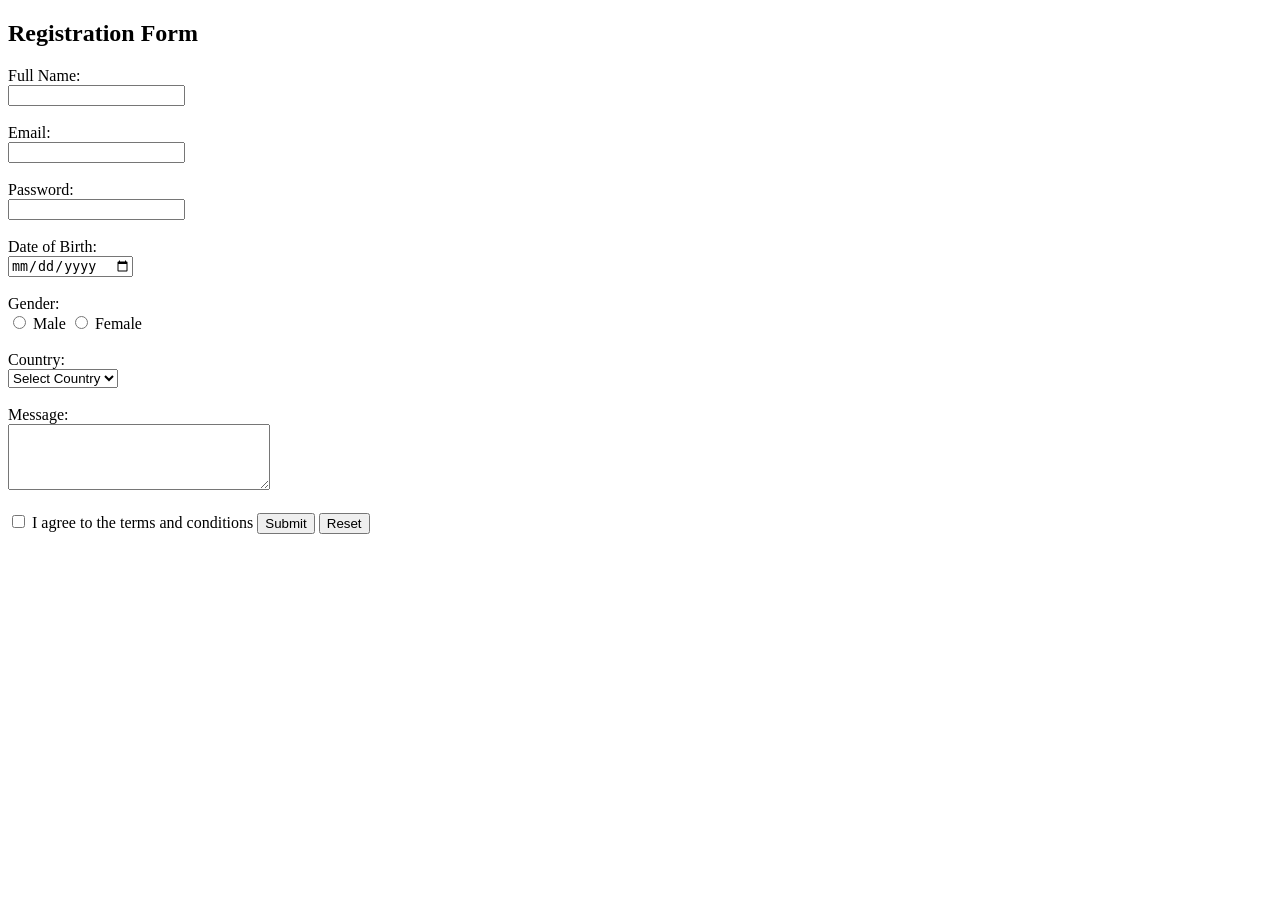
<file: index.html>
<!DOCTYPE html>
<html lang="en">
<head>
    <meta charset="UTF-8">
    <meta name="viewport" content="width=device-width, initial-scale=1.0">
    <title>Registration Form</title>
</head>
<body>

    <h2>Registration Form</h2>

    <form action="#" method="post">

        <label for="name">Full Name:</label><br>
        <input type="text" id="name" name="name" required>
        <br><br>

        <label for="email">Email:</label><br>
        <input type="email" id="email" name="email" required>
        <br><br>

        <label for="password">Password:</label><br>
        <input type="password" id="password" name="password" required>
        <br><br>

        <label for="dob">Date of Birth:</label><br>
        <input type="date" id="dob" name="dob">
        <br><br>

        <label>Gender:</label><br>
        <input type="radio" id="male" name="gender" value="male">
        <label for="male">Male</label>

        <input type="radio" id="female" name="gender" value="female">
        <label for="female">Female</label>
        <br><br>

        <label for="country">Country:</label><br>
        <select id="country" name="country">
            <option value="">Select Country</option>
            <option value="india">India</option>
            <option value="usa">USA</option>
            <option value="uk">UK</option>
            <option value="canada">Canada</option>
        </select>
        <br><br>

        <label for="message">Message:</label><br>
        <textarea id="message" name="message" rows="4" cols="30"></textarea>
        <br><br>

        <input type="checkbox" id="terms" name="terms" required>
        <label for="terms">I agree to the terms and conditions</label>
        <button type="submit">Submit</button>
        <button type="reset">Reset</button>

        <br><br>
            
        </body>
        </html>
</file>
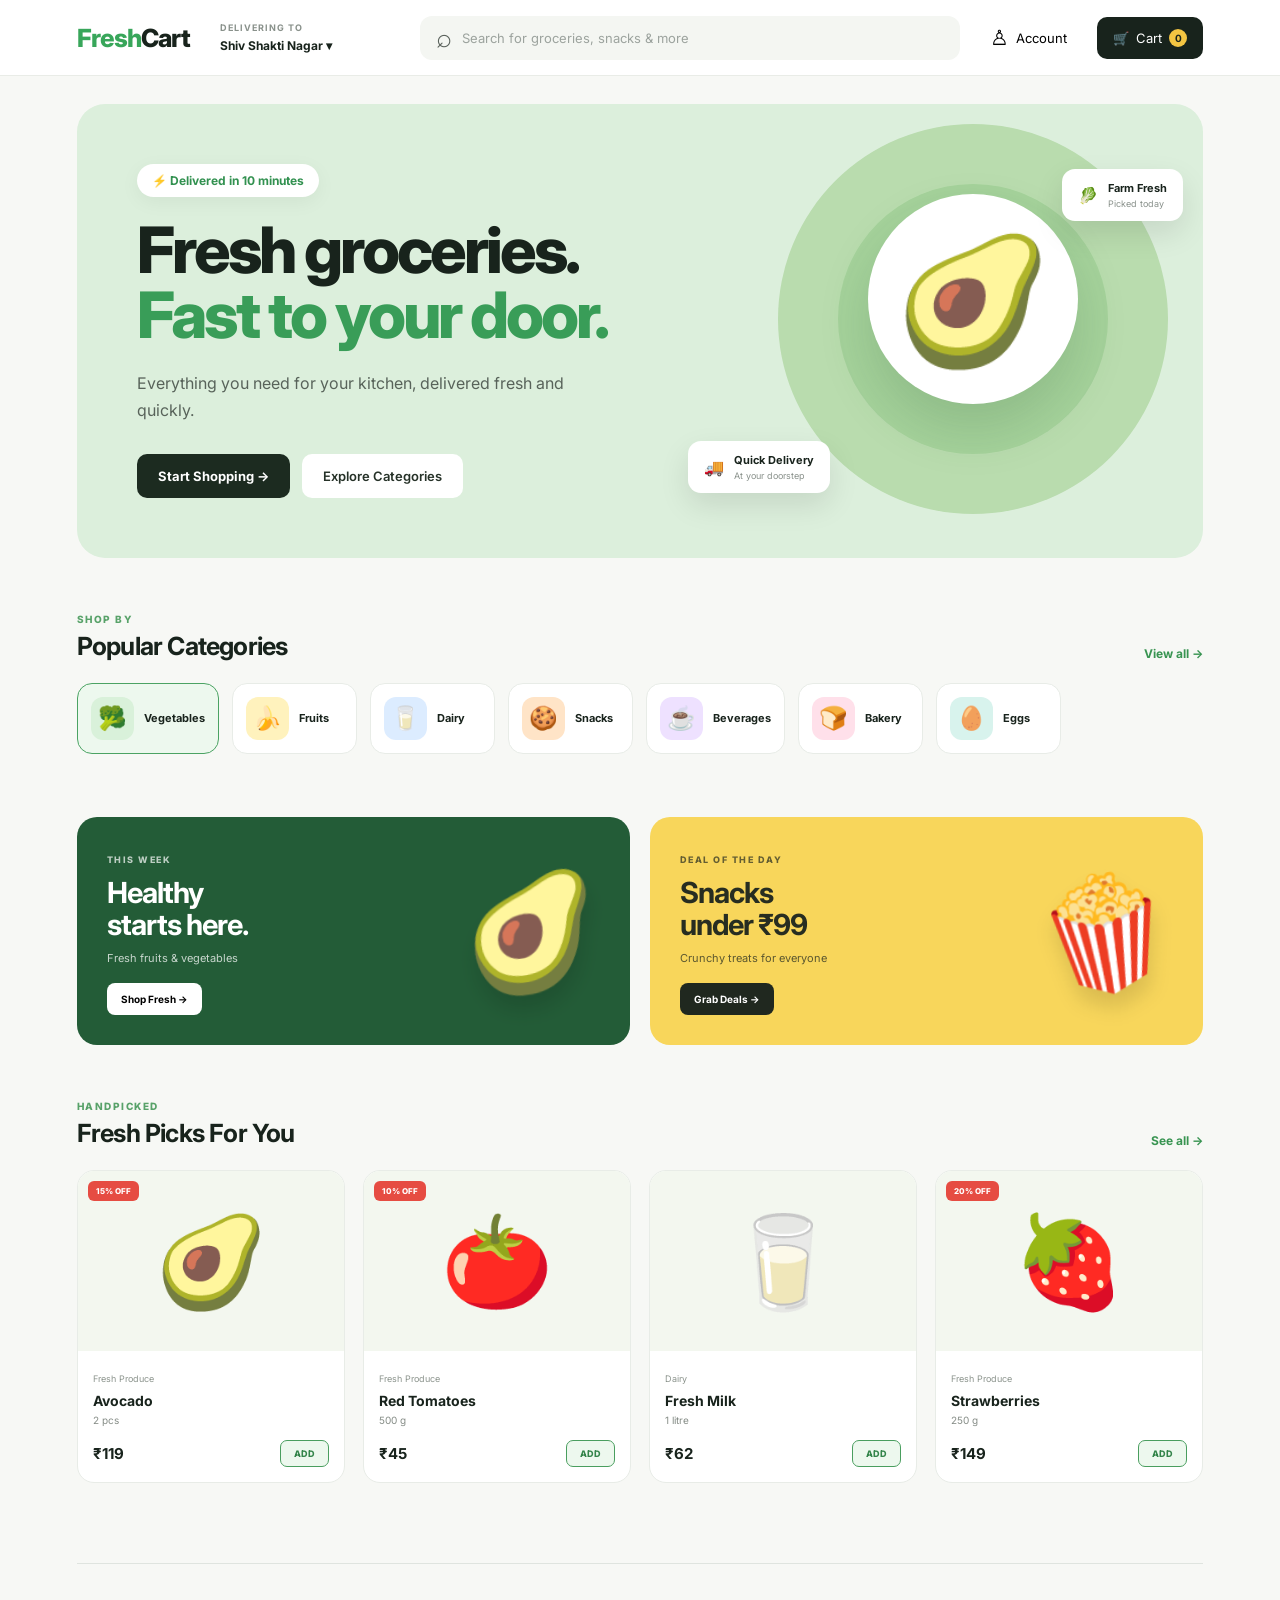
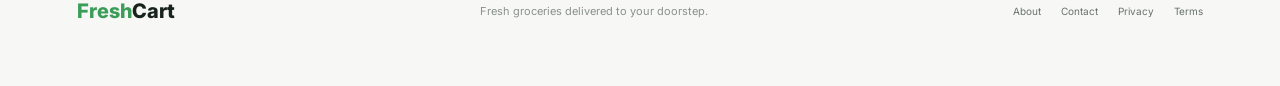
<file: blinkitpage/index.html>
<!DOCTYPE html>
<html lang="en">
<head>
    <meta charset="UTF-8">
    <meta name="viewport" content="width=device-width, initial-scale=1.0">

    <title>FreshCart - Grocery Delivery</title>

    <link rel="stylesheet" href="style.css">

    <link rel="preconnect" href="https://fonts.googleapis.com">
    <link rel="preconnect" href="https://fonts.gstatic.com" crossorigin>
    <link href="https://fonts.googleapis.com/css2?family=Inter:wght@400;500;600;700;800&display=swap" rel="stylesheet">
</head>

<body>

    <!-- HEADER -->
    <header class="header">

        <div class="logo">
            <span>Fresh</span>Cart
        </div>

        <div class="delivery-location">
            <small>DELIVERING TO</small>
            <strong>Shiv Shakti Nagar ▾</strong>
        </div>

        <div class="search">
            <span>⌕</span>
            <input type="text" placeholder="Search for groceries, snacks & more">
        </div>

        <button class="account">
            <span>♙</span>
            Account
        </button>

        <button class="cart">
            🛒
            <span>Cart</span>
            <b>0</b>
        </button>

    </header>


    <!-- MAIN -->
    <main>

        <!-- HERO -->
        <section class="hero">

            <div class="hero-text">

                <div class="delivery-badge">
                    ⚡ Delivered in 10 minutes
                </div>

                <h1>
                    Fresh groceries.<br>
                    <span>Fast to your door.</span>
                </h1>

                <p>
                    Everything you need for your kitchen,
                    delivered fresh and quickly.
                </p>

                <div class="hero-buttons">
                    <button class="primary-btn">
                        Start Shopping →
                    </button>

                    <button class="secondary-btn">
                        Explore Categories
                    </button>
                </div>

            </div>

            <div class="hero-visual">

                <div class="circle circle-one"></div>
                <div class="circle circle-two"></div>

                <div class="floating-card card-top">
                    🥬
                    <div>
                        <strong>Farm Fresh</strong>
                        <small>Picked today</small>
                    </div>
                </div>

                <div class="food-emoji">
                    🥑
                </div>

                <div class="floating-card card-bottom">
                    🚚
                    <div>
                        <strong>Quick Delivery</strong>
                        <small>At your doorstep</small>
                    </div>
                </div>

            </div>

        </section>


        <!-- CATEGORIES -->
        <section class="section">

            <div class="section-heading">
                <div>
                    <span class="eyebrow">SHOP BY</span>
                    <h2>Popular Categories</h2>
                </div>

                <a href="#">View all →</a>
            </div>


            <div class="category-list">

                <div class="category active">
                    <div class="category-icon green">🥦</div>
                    <span>Vegetables</span>
                </div>

                <div class="category">
                    <div class="category-icon yellow">🍌</div>
                    <span>Fruits</span>
                </div>

                <div class="category">
                    <div class="category-icon blue">🥛</div>
                    <span>Dairy</span>
                </div>

                <div class="category">
                    <div class="category-icon orange">🍪</div>
                    <span>Snacks</span>
                </div>

                <div class="category">
                    <div class="category-icon purple">☕</div>
                    <span>Beverages</span>
                </div>

                <div class="category">
                    <div class="category-icon pink">🍞</div>
                    <span>Bakery</span>
                </div>

                <div class="category">
                    <div class="category-icon teal">🥚</div>
                    <span>Eggs</span>
                </div>

            </div>

        </section>


        <!-- PROMO CARDS -->
        <section class="promotions">

            <div class="promo promo-green">

                <div>
                    <span class="promo-label">THIS WEEK</span>

                    <h3>
                        Healthy<br>
                        starts here.
                    </h3>

                    <p>Fresh fruits & vegetables</p>

                    <button>Shop Fresh →</button>
                </div>

                <div class="promo-icon">
                    🥑
                </div>

            </div>


            <div class="promo promo-yellow">

                <div>
                    <span class="promo-label">DEAL OF THE DAY</span>

                    <h3>
                        Snacks<br>
                        under ₹99
                    </h3>

                    <p>Crunchy treats for everyone</p>

                    <button>Grab Deals →</button>
                </div>

                <div class="promo-icon">
                    🍿
                </div>

            </div>

        </section>


        <!-- PRODUCTS -->
        <section class="section">

            <div class="section-heading">

                <div>
                    <span class="eyebrow">HANDPICKED</span>
                    <h2>Fresh Picks For You</h2>
                </div>

                <a href="#">See all →</a>

            </div>


            <div class="products">

                <div class="product-card">

                    <div class="product-image">
                        🥑
                        <span class="discount">15% OFF</span>
                    </div>

                    <div class="product-info">
                        <small>Fresh Produce</small>

                        <h3>Avocado</h3>

                        <p>2 pcs</p>

                        <div class="product-bottom">
                            <strong>₹119</strong>
                            <button>ADD</button>
                        </div>
                    </div>

                </div>


                <div class="product-card">

                    <div class="product-image">
                        🍅
                        <span class="discount">10% OFF</span>
                    </div>

                    <div class="product-info">
                        <small>Fresh Produce</small>

                        <h3>Red Tomatoes</h3>

                        <p>500 g</p>

                        <div class="product-bottom">
                            <strong>₹45</strong>
                            <button>ADD</button>
                        </div>
                    </div>

                </div>


                <div class="product-card">

                    <div class="product-image">
                        🥛
                    </div>

                    <div class="product-info">
                        <small>Dairy</small>

                        <h3>Fresh Milk</h3>

                        <p>1 litre</p>

                        <div class="product-bottom">
                            <strong>₹62</strong>
                            <button>ADD</button>
                        </div>
                    </div>

                </div>


                <div class="product-card">

                    <div class="product-image">
                        🍓
                        <span class="discount">20% OFF</span>
                    </div>

                    <div class="product-info">
                        <small>Fresh Produce</small>

                        <h3>Strawberries</h3>

                        <p>250 g</p>

                        <div class="product-bottom">
                            <strong>₹149</strong>
                            <button>ADD</button>
                        </div>
                    </div>

                </div>

            </div>

        </section>


        <!-- FOOTER -->
        <footer>

            <div class="footer-logo">
                <span>Fresh</span>Cart
            </div>

            <p>
                Fresh groceries delivered to your doorstep.
            </p>

            <div class="footer-links">
                <a href="#">About</a>
                <a href="#">Contact</a>
                <a href="#">Privacy</a>
                <a href="#">Terms</a>
            </div>

        </footer>

    </main>

</body>
</html>
</file>
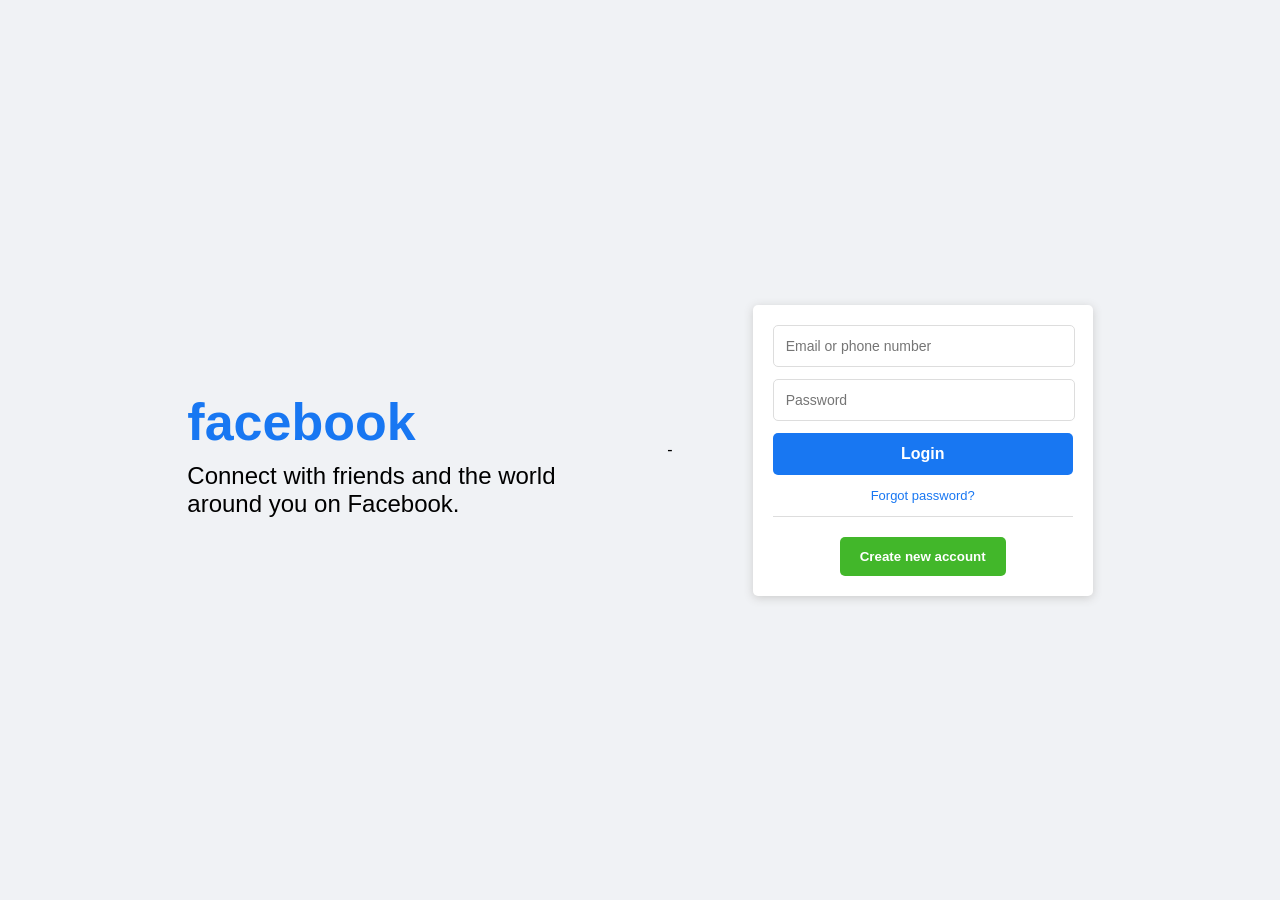
<file: facebook/index.html>
<!DOCTYPE html>
<html>
<head>
    <title>Facebook Login</title>
    <link rel="stylesheet" href="style.css">
</head>

<body>

    <div class="main">

        <div class="left">

            <h1>facebook</h1>

            <p>
                Connect with friends and the world
                around you on Facebook.
            </p>

        </div>

        -<div class="login-box">

            <input type="text" placeholder="Email or phone number">

            <input type="password" placeholder="Password">

            <button class="login">Login</button>

            <p class="forgot">Forgot password?</p>

            <hr>

            <button class="create">Create new account</button>

        </div>

    </div>

</body>
</html>
</file>
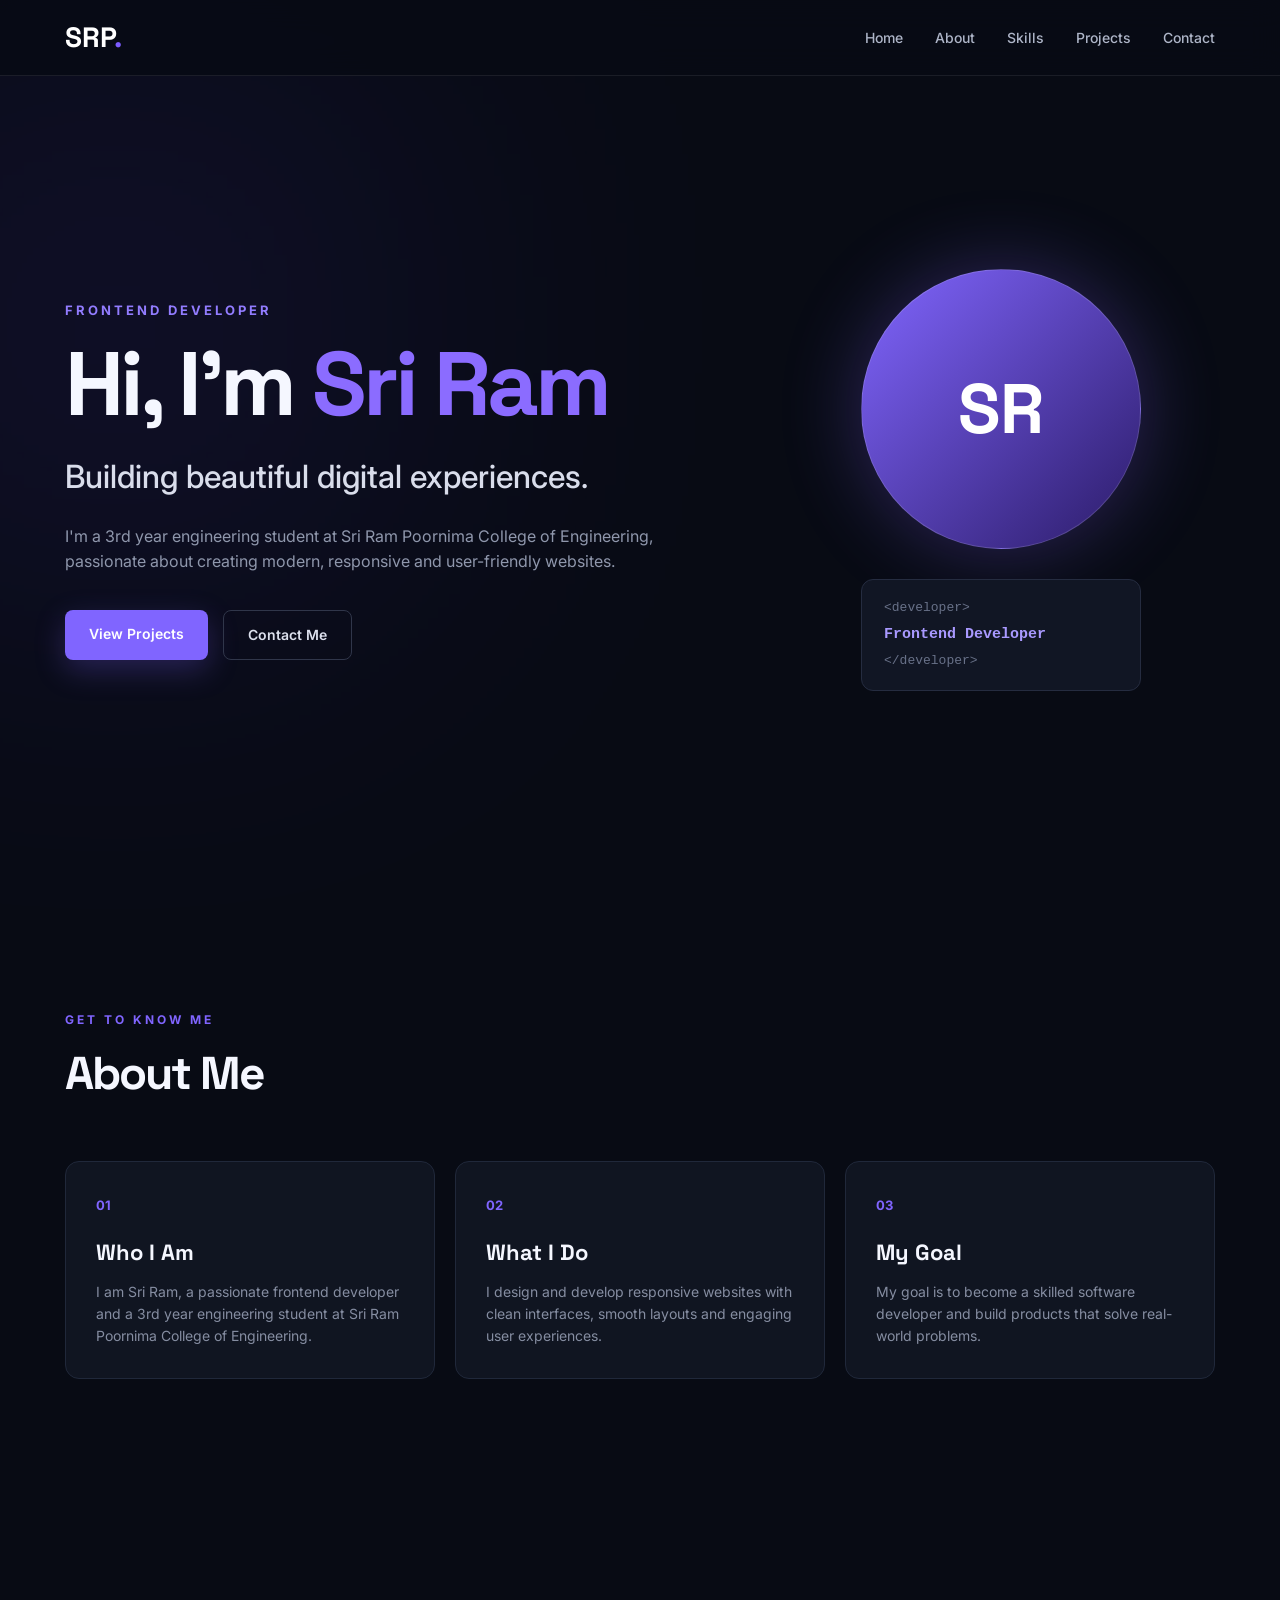
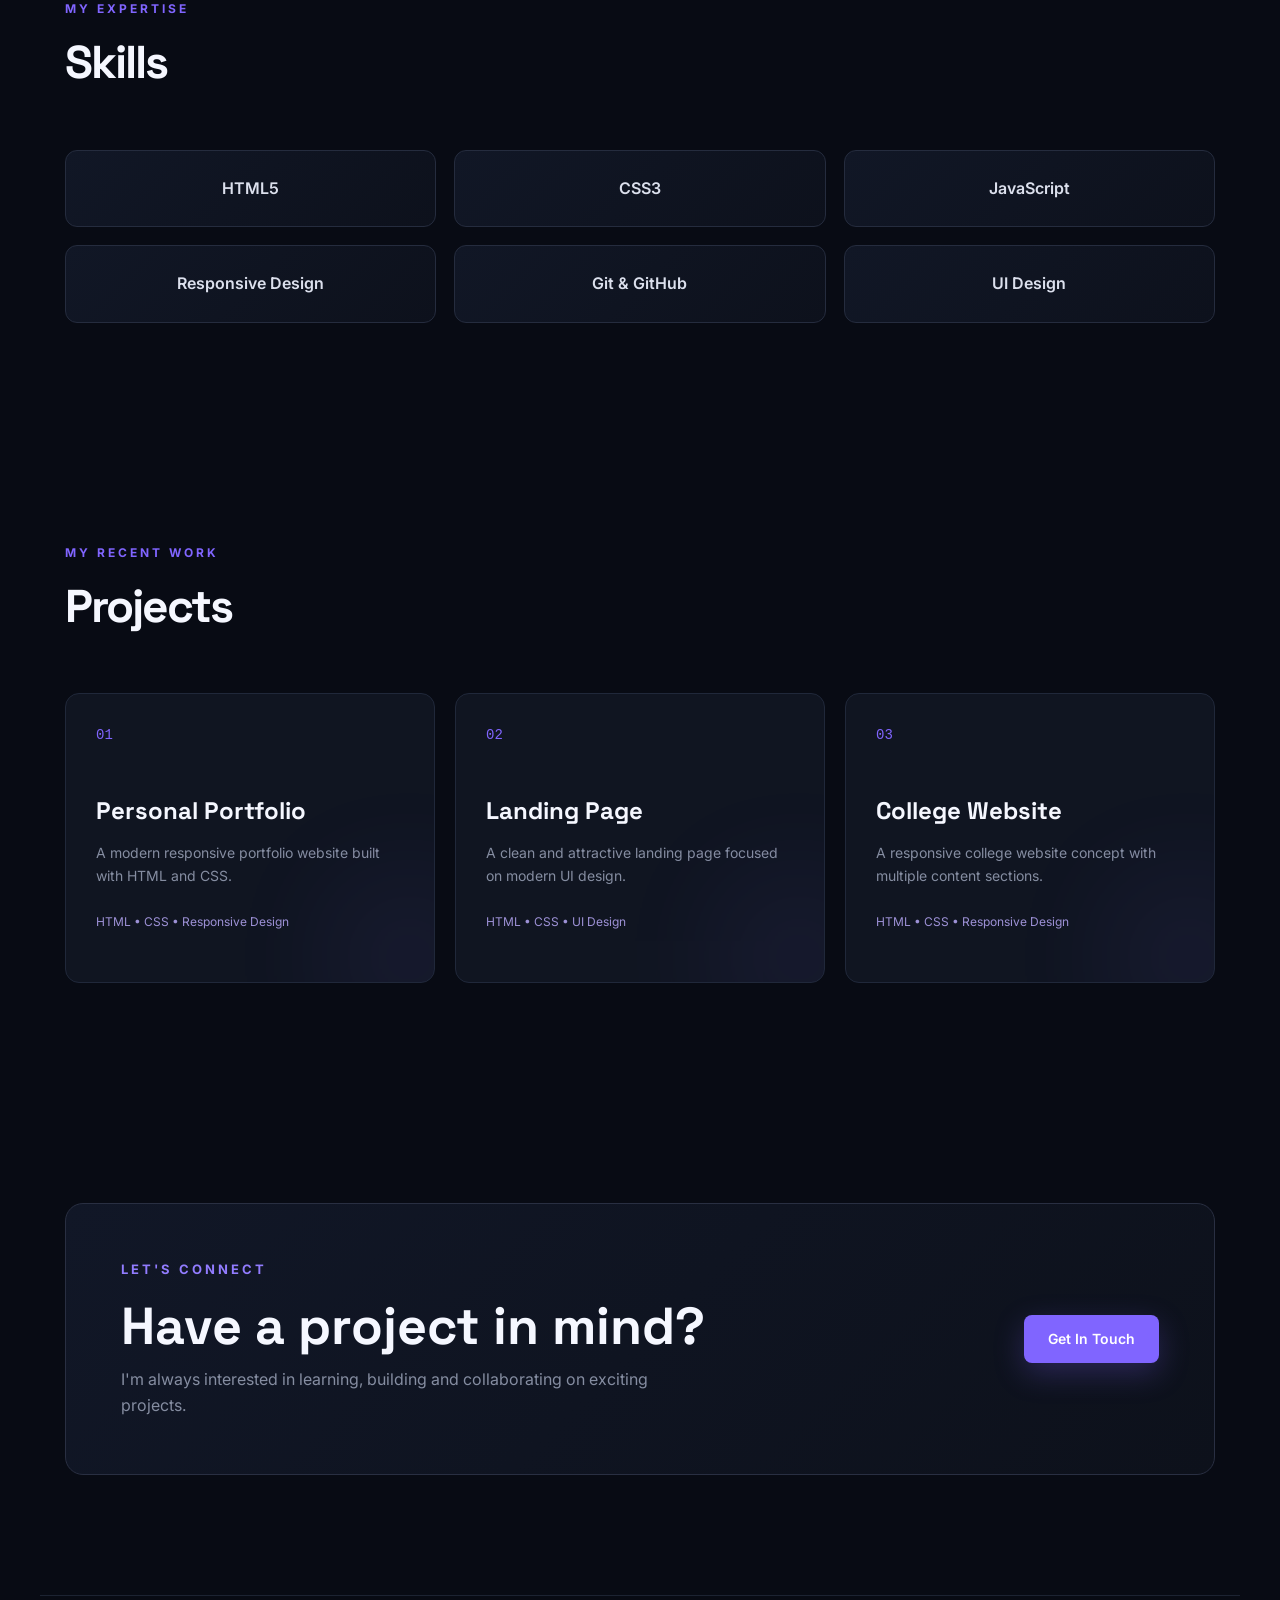
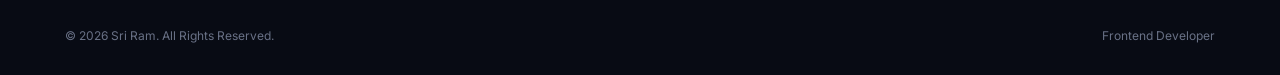
<file: portfolio/index.html>
<!DOCTYPE html>
<html lang="en">
<head>
    <meta charset="UTF-8">
    <meta name="viewport" content="width=device-width, initial-scale=1.0">
    <title>Frontend Developer Portfolio</title>
    <link rel="stylesheet" href="style.css">
</head>
<body>
    <header class="header">
        <nav class="navbar">
            <div class="logo">SRP<span>.</span></div>
            <ul class="nav-links">
                <li><a href="#home">Home</a></li>
                <li><a href="#about">About</a></li>
                <li><a href="#skills">Skills</a></li>
                <li><a href="#projects">Projects</a></li>
                <li><a href="#contact">Contact</a></li>
            </ul>
        </nav>
    </header>

    <main>
        <section class="hero" id="home">
            <div class="hero-content">
                <p class="tag">FRONTEND DEVELOPER</p>
                <h1>Hi, I'm <span>Sri Ram</span></h1>
                <h2>Building beautiful digital experiences.</h2>
                <p class="hero-text">
                    I'm a 3rd year engineering student at Sri Ram Poornima College of Engineering,
                    passionate about creating modern, responsive and user-friendly websites.
                </p>
                <div class="buttons">
                    <a href="#projects" class="btn primary">View Projects</a>
                    <a href="#contact" class="btn secondary">Contact Me</a>
                </div>
            </div>
            <div class="hero-card">
                <div class="profile-circle">SR</div>
                <div class="code-card">
                    <span>&lt;developer&gt;</span>
                    <strong>Frontend Developer</strong>
                    <span>&lt;/developer&gt;</span>
                </div>
            </div>
        </section>

        <section class="about section" id="about">
            <div class="section-heading">
                <p>GET TO KNOW ME</p>
                <h2>About Me</h2>
            </div>
            <div class="about-content">
                <div class="about-box">
                    <span>01</span>
                    <h3>Who I Am</h3>
                    <p>
                        I am Sri Ram, a passionate frontend developer and a 3rd year engineering
                        student at Sri Ram Poornima College of Engineering.
                    </p>
                </div>
                <div class="about-box">
                    <span>02</span>
                    <h3>What I Do</h3>
                    <p>
                        I design and develop responsive websites with clean interfaces,
                        smooth layouts and engaging user experiences.
                    </p>
                </div>
                <div class="about-box">
                    <span>03</span>
                    <h3>My Goal</h3>
                    <p>
                        My goal is to become a skilled software developer and build products
                        that solve real-world problems.
                    </p>
                </div>
            </div>
        </section>

        <section class="skills section" id="skills">
            <div class="section-heading">
                <p>MY EXPERTISE</p>
                <h2>Skills</h2>
            </div>
            <div class="skills-grid">
                <div class="skill">HTML5</div>
                <div class="skill">CSS3</div>
                <div class="skill">JavaScript</div>
                <div class="skill">Responsive Design</div>
                <div class="skill">Git & GitHub</div>
                <div class="skill">UI Design</div>
            </div>
        </section>

        <section class="projects section" id="projects">
            <div class="section-heading">
                <p>MY RECENT WORK</p>
                <h2>Projects</h2>
            </div>
            <div class="project-grid">
                <article class="project-card">
                    <div class="project-number">01</div>
                    <h3>Personal Portfolio</h3>
                    <p>A modern responsive portfolio website built with HTML and CSS.</p>
                    <div class="project-tech">HTML • CSS • Responsive Design</div>
                </article>

                <article class="project-card">
                    <div class="project-number">02</div>
                    <h3>Landing Page</h3>
                    <p>A clean and attractive landing page focused on modern UI design.</p>
                    <div class="project-tech">HTML • CSS • UI Design</div>
                </article>

                <article class="project-card">
                    <div class="project-number">03</div>
                    <h3>College Website</h3>
                    <p>A responsive college website concept with multiple content sections.</p>
                    <div class="project-tech">HTML • CSS • Responsive Design</div>
                </article>
            </div>
        </section>

        <section class="contact section" id="contact">
            <div class="contact-content">
                <div>
                    <p class="tag">LET'S CONNECT</p>
                    <h2>Have a project in mind?</h2>
                    <p>I'm always interested in learning, building and collaborating on exciting projects.</p>
                </div>
                <a href="mailto:your@email.com" class="btn primary">Get In Touch</a>
            </div>
        </section>
    </main>

    <footer>
        <p>© 2026 Sri Ram. All Rights Reserved.</p>
        <p>Frontend Developer</p>
    </footer>
</body>
</html>
</file>
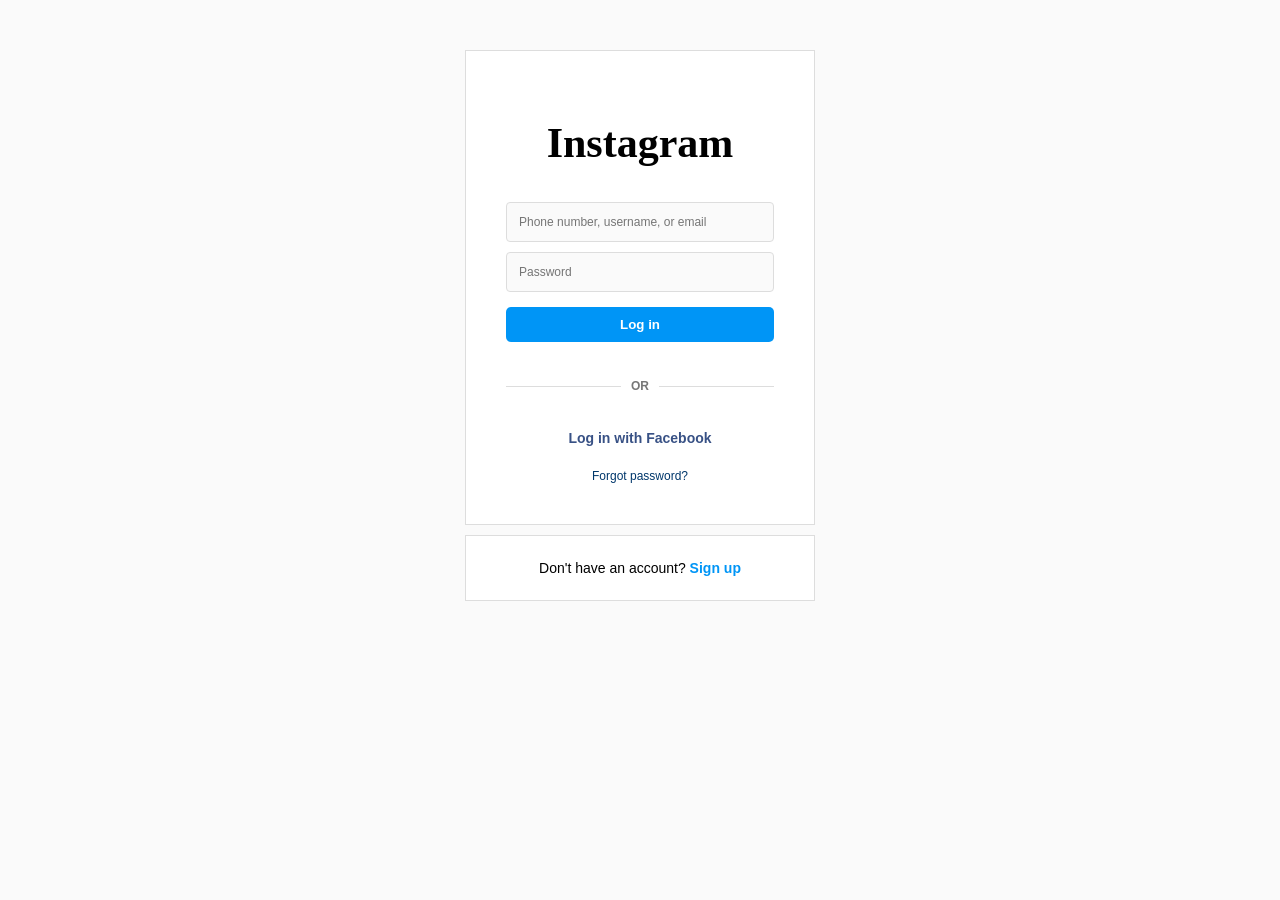
<file: facebook/instagram/index.html>
<!DOCTYPE html>
<html>
<head>
    <title>Instagram Login</title>
    <link rel="stylesheet" href="style.css">
</head>

<body>

    <div class="login-container">

        <div class="login-box">

            <h1>Instagram</h1>

            <input type="text" placeholder="Phone number, username, or email">

            <input type="password" placeholder="Password">

            <button class="login">Log in</button>

            <div class="or">
                <span></span>
                <p>OR</p>
                <span></span>
            </div>

            <a href="#" class="facebook">Log in with Facebook</a>

            <a href="#" class="forgot">Forgot password?</a>

        </div>

        <div class="signup-box">
            <p>Don't have an account? <a href="#">Sign up</a></p>
        </div>

    </div>

</body>
</file>
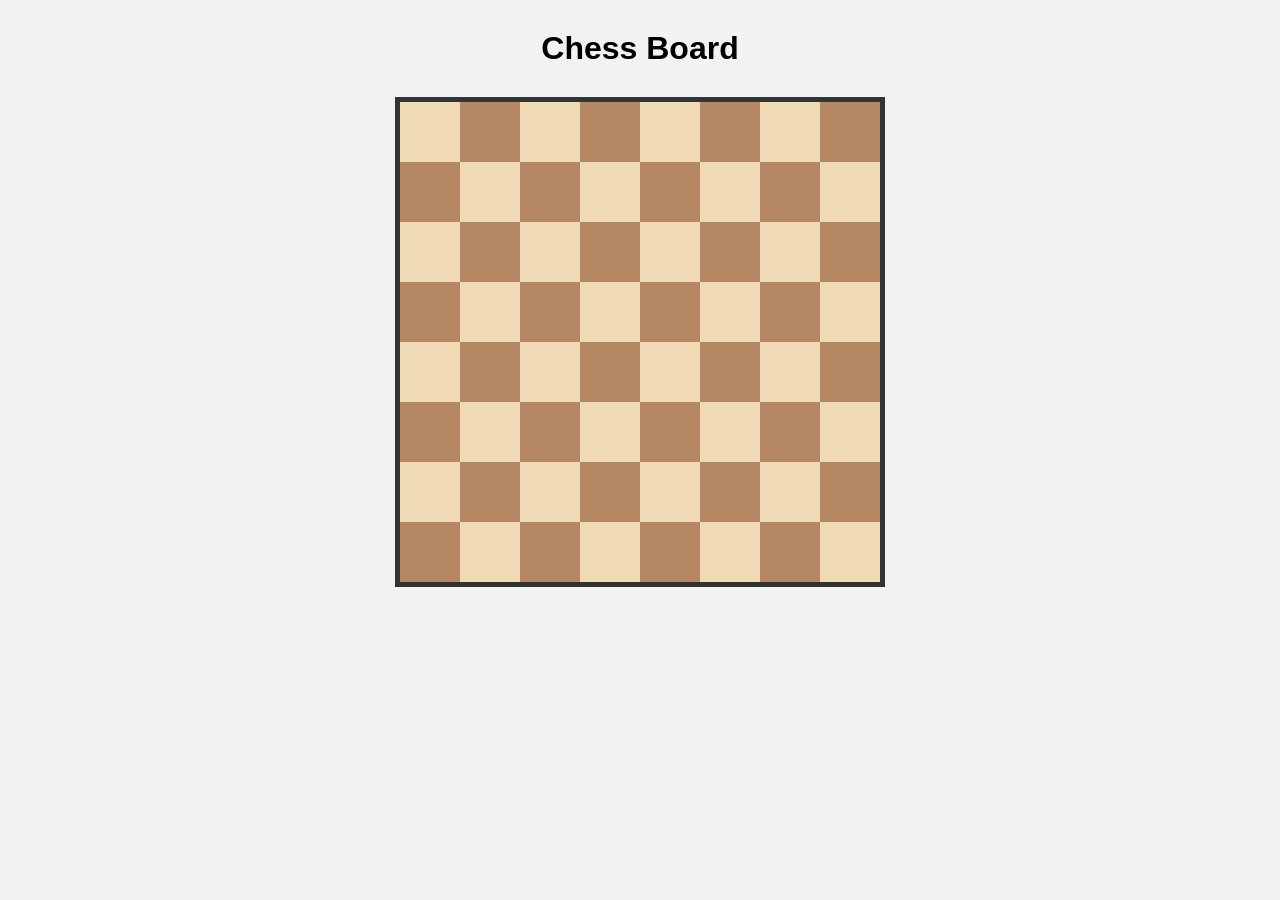
<file: facebook/instagram/chessboard/index.html>
<!DOCTYPE html>
<html>
<head>
    <title>Chess Board</title>
    <link rel="stylesheet" href="style.css">
</head>

<body>

    <h1>Chess Board</h1>

    <div class="chess-board">

        <div class="white"></div>
        <div class="black"></div>
        <div class="white"></div>
        <div class="black"></div>
        <div class="white"></div>
        <div class="black"></div>
        <div class="white"></div>
        <div class="black"></div>

        <div class="black"></div>
        <div class="white"></div>
        <div class="black"></div>
        <div class="white"></div>
        <div class="black"></div>
        <div class="white"></div>
        <div class="black"></div>
        <div class="white"></div>

        <div class="white"></div>
        <div class="black"></div>
        <div class="white"></div>
        <div class="black"></div>
        <div class="white"></div>
        <div class="black"></div>
        <div class="white"></div>
        <div class="black"></div>

        <div class="black"></div>
        <div class="white"></div>
        <div class="black"></div>
        <div class="white"></div>
        <div class="black"></div>
        <div class="white"></div>
        <div class="black"></div>
        <div class="white"></div>

        <div class="white"></div>
        <div class="black"></div>
        <div class="white"></div>
        <div class="black"></div>
        <div class="white"></div>
        <div class="black"></div>
        <div class="white"></div>
        <div class="black"></div>

        <div class="black"></div>
        <div class="white"></div>
        <div class="black"></div>
        <div class="white"></div>
        <div class="black"></div>
        <div class="white"></div>
        <div class="black"></div>
        <div class="white"></div>

        <div class="white"></div>
        <div class="black"></div>
        <div class="white"></div>
        <div class="black"></div>
        <div class="white"></div>
        <div class="black"></div>
        <div class="white"></div>
        <div class="black"></div>

        <div class="black"></div>
        <div class="white"></div>
        <div class="black"></div>
        <div class="white"></div>
        <div class="black"></div>
        <div class="white"></div>
        <div class="black"></div>
        <div class="white"></div>
        <div class ="clack"></div>

    </div>

</body>
</html>
</file>
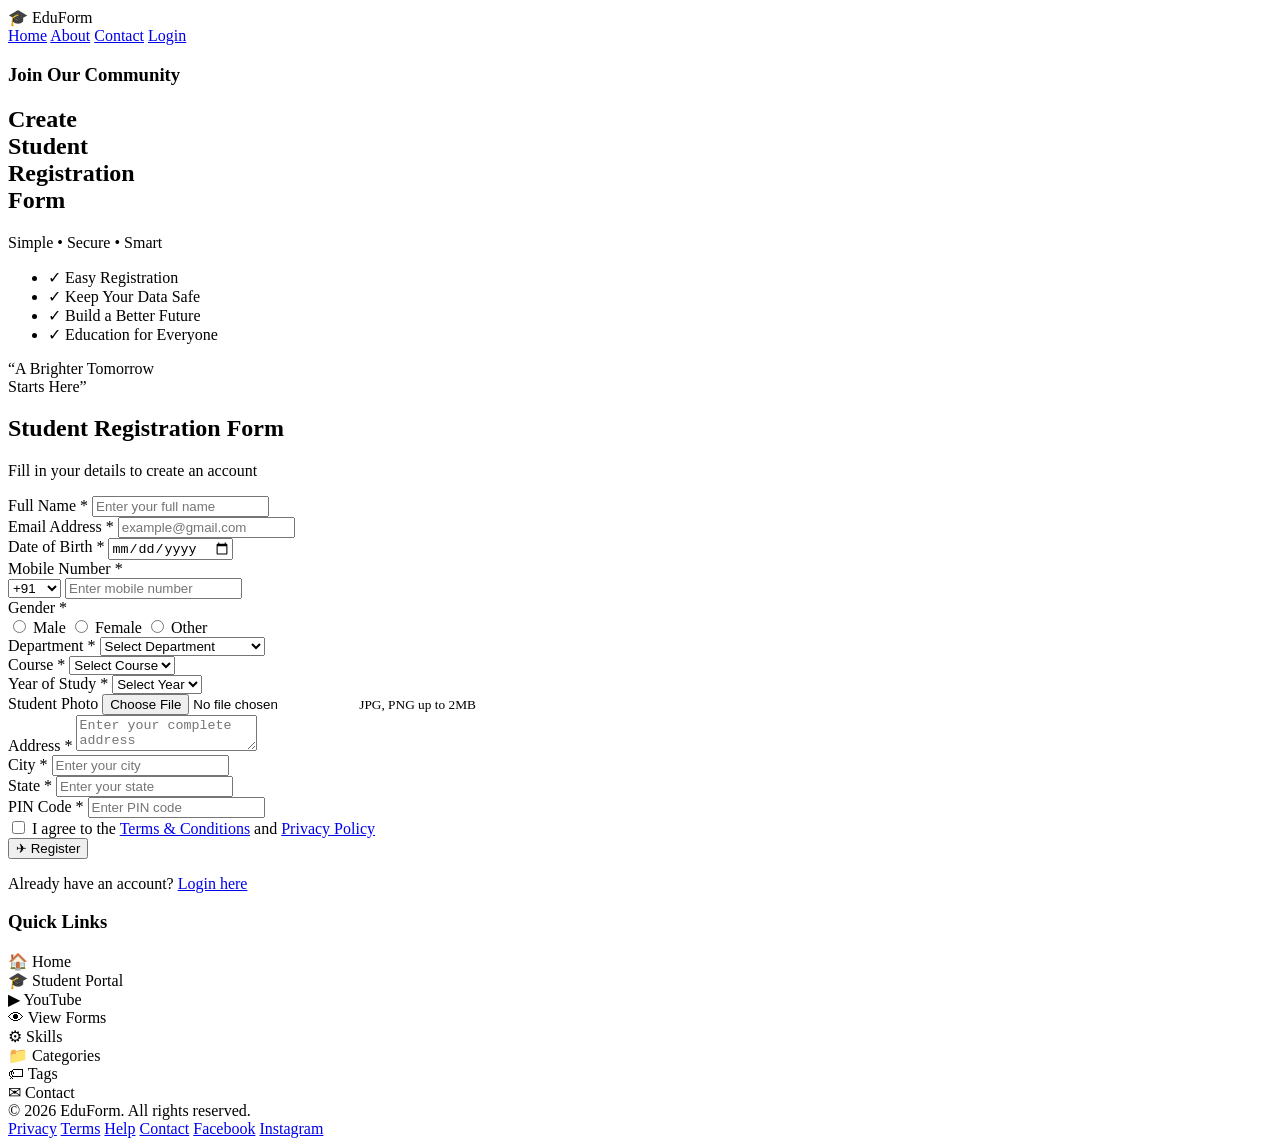
<file: index1.html>
<!DOCTYPE html>
<html lang="en">
<head>
<meta charset="UTF-8">
<meta name="viewport" content="width=device-width, initial-scale=1.0">
<title>EduForm - Student Registration</title>


</head>

<body>

<!-- HEADER -->

<header>

    <div class="logo">
        <span class="logo-icon">🎓</span>
        EduForm
    </div>

    <nav>
        <a href="#">Home</a>
        <a href="#">About</a>
        <a href="#">Contact</a>
        <a href="#" class="login-btn">Login</a>
    </nav>

</header>



<div class="main">

    
    <section class="left-panel">

        <h3>Join Our Community</h3>

        <h1>
            Create<br>
            Student<br>
            <span class="highlight">Registration</span><br>
            Form
        </h1>

        <p class="tagline">
            Simple • Secure • Smart
        </p>

        <ul class="features">

            <li>
                <span class="check">✓</span>
                Easy Registration
            </li>

            <li>
                <span class="check">✓</span>
                Keep Your Data Safe
            </li>

            <li>
                <span class="check">✓</span>
                Build a Better Future
            </li>

            <li>
                <span class="check">✓</span>
                Education for Everyone
            </li>

        </ul>

        <p class="quote">
            “A Brighter Tomorrow<br>
            Starts Here”
        </p>

    </section>


    <!-- FORM -->

    <section class="form-container">

        <div class="form-title">
            <h2>Student Registration Form</h2>
            <p>Fill in your details to create an account</p>
        </div>

        <form>

            <!-- Full Name -->

            <div class="form-group">
                <label>
                    Full Name <span class="required">*</span>
                </label>

                <input
                    type="text"
                    placeholder="Enter your full name"
                    required
                >
            </div>


            <!-- Email -->

            <div class="form-group">
                <label>
                    Email Address <span class="required">*</span>
                </label>

                <input
                    type="email"
                    placeholder="example@gmail.com"
                    required
                >
            </div>


            <!-- DOB -->

            <div class="form-group">
                <label>
                    Date of Birth <span class="required">*</span>
                </label>

                <input
                    type="date"
                    required
                >
            </div>


            <!-- Mobile -->

            <div class="form-group">
                <label>
                    Mobile Number <span class="required">*</span>
                </label>

                <div class="phone-box">

                    <select class="country">
                        <option>+91</option>
                        <option>+1</option>
                        <option>+44</option>
                        <option>+971</option>
                    </select>

                    <input
                        type="tel"
                        placeholder="Enter mobile number"
                        required
                    >

                </div>
            </div>


            <!-- Gender -->

            <div class="form-group">

                <label>
                    Gender <span class="required">*</span>
                </label>

                <div class="radio-group">

                    <label>
                        <input type="radio" name="gender" value="male">
                        Male
                    </label>

                    <label>
                        <input type="radio" name="gender" value="female">
                        Female
                    </label>

                    <label>
                        <input type="radio" name="gender" value="other">
                        Other
                    </label>

                </div>

            </div>


            <!-- Department -->

            <div class="form-group">

                <label>
                    Department <span class="required">*</span>
                </label>

                <select required>

                    <option value="">Select Department</option>
                    <option>Computer Science</option>
                    <option>Information Technology</option>
                    <option>Electronics</option>
                    <option>Mechanical Engineering</option>
                    <option>Civil Engineering</option>
                    <option>Management</option>

                </select>

            </div>


            <!-- Course -->

            <div class="form-group">

                <label>
                    Course <span class="required">*</span>
                </label>

                <select required>

                    <option value="">Select Course</option>
                    <option>B.Tech</option>
                    <option>BCA</option>
                    <option>MCA</option>
                    <option>M.Tech</option>
                    <option>BBA</option>
                    <option>MBA</option>

                </select>

            </div>


            <!-- Year -->

            <div class="form-group">

                <label>
                    Year of Study <span class="required">*</span>
                </label>

                <select required>

                    <option value="">Select Year</option>
                    <option>1st Year</option>
                    <option>2nd Year</option>
                    <option>3rd Year</option>
                    <option>4th Year</option>

                </select>

            </div>


            <!-- Photo -->

            <div class="form-group">

                <label>Student Photo</label>

                <input
                    type="file"
                    accept="image/png,image/jpeg"
                >

                <small>
                    JPG, PNG up to 2MB
                </small>

            </div>


            <!-- Address -->

            <div class="form-group">

                <label>
                    Address <span class="required">*</span>
                </label>

                <textarea
                    placeholder="Enter your complete address"
                    required
                ></textarea>

            </div>


            <!-- City -->

            <div class="form-group">

                <label>
                    City <span class="required">*</span>
                </label>

                <input
                    type="text"
                    placeholder="Enter your city"
                    required
                >

            </div>


            <!-- State -->

            <div class="form-group">

                <label>
                    State <span class="required">*</span>
                </label>

                <input
                    type="text"
                    placeholder="Enter your state"
                    required
                >

            </div>


            <!-- PIN -->

            <div class="form-group">

                <label>
                    PIN Code <span class="required">*</span>
                </label>

                <input
                    type="text"
                    maxlength="6"
                    placeholder="Enter PIN code"
                    required
                >

            </div>


            <!-- Terms -->

            <div class="terms">

                <input type="checkbox" required>

                <label>
                    I agree to the
                    <a href="#">Terms & Conditions</a>
                    and
                    <a href="#">Privacy Policy</a>
                </label>

            </div>


            <!-- Button -->

            <button
                type="submit"
                class="register-btn"
            >
                ✈ Register
            </button>

            <p class="login-text">
                Already have an account?
                <a href="#">Login here</a>
            </p>

        </form>

    </section>


    <!-- RIGHT -->

    <aside class="right-panel">

        <h3>Quick Links</h3>

        <div class="quick-link">
            <span class="quick-icon">🏠</span>
            Home
        </div>

        <div class="quick-link">
            <span class="quick-icon">🎓</span>
            Student Portal
        </div>

        <div class="quick-link">
            <span class="quick-icon">▶</span>
            YouTube
        </div>

        <div class="quick-link">
            <span class="quick-icon">👁</span>
            View Forms
        </div>

        <div class="quick-link">
            <span class="quick-icon">⚙</span>
            Skills
        </div>

        <div class="quick-link">
            <span class="quick-icon">📁</span>
            Categories
        </div>

        <div class="quick-link">
            <span class="quick-icon">🏷</span>
            Tags
        </div>

        <div class="quick-link">
            <span class="quick-icon">✉</span>
            Contact
        </div>

    </aside>

</div>


<!-- FOOTER -->

<footer>

    <div>
        © 2026 EduForm. All rights reserved.
    </div>

    <div class="footer-links">
        <a href="#">Privacy</a>
        <a href="#">Terms</a>
        <a href="#">Help</a>
        <a href="#">Contact</a>
        <a href="#">Facebook</a>
        <a href="#">Instagram</a>
    </div>

</footer>

</body>
</html>
</file>
<file: blinkitpage/style.css>
/* ===================================
   RESET
=================================== */

* {
    margin: 0;
    padding: 0;
    box-sizing: border-box;
}

body {
    font-family: "Inter", sans-serif;
    background: #f7f8f5;
    color: #18231c;
}

button,
input {
    font-family: inherit;
}

button {
    cursor: pointer;
}

a {
    text-decoration: none;
    color: inherit;
}


/* ===================================
   HEADER
=================================== */

.header {
    height: 76px;

    background: #ffffff;

    display: flex;
    align-items: center;

    padding: 0 6%;

    border-bottom: 1px solid #e9ece7;

    gap: 30px;
}


/* Logo */

.logo {
    font-size: 25px;
    font-weight: 800;
    letter-spacing: -1px;

    white-space: nowrap;
}

.logo span {
    color: #38a65a;
}


/* Location */

.delivery-location {
    display: flex;
    flex-direction: column;

    min-width: 170px;
}

.delivery-location small {
    font-size: 9px;
    color: #89918b;
    font-weight: 700;
    letter-spacing: 1px;
}

.delivery-location strong {
    font-size: 12px;
    margin-top: 5px;
}


/* Search */

.search {
    flex: 1;

    max-width: 560px;

    height: 44px;

    background: #f4f6f2;

    border-radius: 12px;

    display: flex;
    align-items: center;

    padding: 0 16px;
}

.search span {
    font-size: 27px;
    margin-right: 10px;
    color: #59615b;
}

.search input {
    width: 100%;

    border: none;
    outline: none;

    background: transparent;

    font-size: 13px;
}

.search input::placeholder {
    color: #9ca39e;
}


/* Header buttons */

.account,
.cart {
    background: transparent;

    border: none;

    font-size: 13px;

    display: flex;
    align-items: center;

    gap: 7px;
}

.account span {
    font-size: 21px;
}

.cart {
    background: #18231c;
    color: white;

    padding: 12px 16px;

    border-radius: 10px;
}

.cart b {
    background: #f4c542;
    color: #18231c;

    width: 18px;
    height: 18px;

    border-radius: 50%;

    font-size: 10px;

    display: flex;
    align-items: center;
    justify-content: center;
}


/* ===================================
   MAIN
=================================== */

main {
    width: 88%;
    max-width: 1250px;

    margin: 28px auto;
}


/* ===================================
   HERO
=================================== */

.hero {
    min-height: 430px;

    background: #dcefdc;

    border-radius: 28px;

    overflow: hidden;

    position: relative;

    display: flex;
    align-items: center;

    padding: 60px;
}


/* Hero text */

.hero-text {
    width: 52%;

    position: relative;
    z-index: 5;
}

.delivery-badge {
    display: inline-block;

    background: white;

    padding: 9px 15px;

    border-radius: 50px;

    color: #329150;

    font-size: 12px;
    font-weight: 700;

    margin-bottom: 20px;

    box-shadow: 0 5px 20px rgba(0, 0, 0, .05);
}

.hero h1 {
    font-size: clamp(42px, 5vw, 68px);

    line-height: 1.02;

    letter-spacing: -3px;

    font-weight: 800;
}

.hero h1 span {
    color: #399d58;
}

.hero p {
    margin-top: 22px;

    max-width: 470px;

    font-size: 16px;

    line-height: 1.7;

    color: #58635a;
}


/* Hero buttons */

.hero-buttons {
    margin-top: 30px;

    display: flex;

    gap: 12px;
}

.primary-btn {
    background: #1c2b20;
    color: white;

    border: none;

    padding: 14px 21px;

    border-radius: 10px;

    font-size: 13px;
    font-weight: 700;
}

.secondary-btn {
    background: white;
    color: #263228;

    border: none;

    padding: 14px 21px;

    border-radius: 10px;

    font-size: 13px;
    font-weight: 600;
}


/* ===================================
   HERO VISUAL
=================================== */

.hero-visual {
    position: absolute;

    right: 0;
    top: 0;

    width: 48%;
    height: 100%;
}


/* Decorative circles */

.circle {
    position: absolute;

    border-radius: 50%;
}

.circle-one {
    width: 390px;
    height: 390px;

    background: #b9dcae;

    right: 35px;
    top: 20px;
}

.circle-two {
    width: 270px;
    height: 270px;

    background: #a5d29b;

    right: 95px;
    top: 80px;
}


/* Main food */

.food-emoji {
    position: absolute;

    z-index: 3;

    right: 125px;
    top: 90px;

    width: 210px;
    height: 210px;

    border-radius: 50%;

    background: #ffffff;

    display: flex;
    align-items: center;
    justify-content: center;

    font-size: 125px;

    box-shadow:
        0 25px 50px rgba(47, 89, 52, .18);
}


/* Floating cards */

.floating-card {
    position: absolute;

    z-index: 10;

    background: white;

    border-radius: 13px;

    padding: 12px 16px;

    display: flex;
    align-items: center;

    gap: 10px;

    box-shadow:
        0 12px 30px rgba(0, 0, 0, .1);
}

.floating-card > div {
    display: flex;
    flex-direction: column;
}

.floating-card strong {
    font-size: 11px;
}

.floating-card small {
    font-size: 9px;

    color: #89918b;

    margin-top: 3px;
}

.card-top {
    top: 65px;
    right: 20px;
}

.card-bottom {
    bottom: 65px;
    left: 25px;
}


/* ===================================
   SECTIONS
=================================== */

.section {
    margin-top: 55px;
}

.section-heading {
    display: flex;
    align-items: end;
    justify-content: space-between;

    margin-bottom: 22px;
}

.eyebrow {
    display: block;

    color: #58a269;

    font-size: 10px;
    font-weight: 800;

    letter-spacing: 1.5px;

    margin-bottom: 6px;
}

.section-heading h2 {
    font-size: 25px;

    letter-spacing: -.8px;
}

.section-heading a {
    color: #389451;

    font-size: 12px;

    font-weight: 700;
}


/* ===================================
   CATEGORIES
=================================== */

.category-list {
    display: flex;

    gap: 13px;

    overflow-x: auto;

    padding-bottom: 8px;
}

.category-list::-webkit-scrollbar {
    height: 3px;
}

.category-list::-webkit-scrollbar-thumb {
    background: #d2d8d2;
    border-radius: 10px;
}

.category {
    min-width: 125px;

    background: white;

    border: 1px solid #e8ece7;

    border-radius: 15px;

    padding: 13px;

    display: flex;
    align-items: center;

    gap: 10px;

    transition: .2s;
}

.category:hover {
    transform: translateY(-3px);

    box-shadow: 0 8px 20px rgba(0,0,0,.07);
}

.category.active {
    border-color: #4ba363;

    background: #edf8ee;
}

.category-icon {
    width: 43px;
    height: 43px;

    border-radius: 12px;

    display: flex;
    align-items: center;
    justify-content: center;

    font-size: 23px;
}

.category span {
    font-size: 11px;
    font-weight: 700;
    white-space: nowrap;
}


/* Category colors */

.green {
    background: #d9f1da;
}

.yellow {
    background: #fff2bd;
}

.blue {
    background: #dcecff;
}

.orange {
    background: #ffe4c7;
}

.purple {
    background: #eee1ff;
}

.pink {
    background: #ffe0ea;
}

.teal {
    background: #d8f3ed;
}


/* ===================================
   PROMOTIONS
=================================== */

.promotions {
    display: grid;

    grid-template-columns: 1fr 1fr;

    gap: 20px;

    margin-top: 55px;
}

.promo {
    min-height: 220px;

    border-radius: 20px;

    padding: 30px;

    display: flex;

    justify-content: space-between;

    align-items: center;

    overflow: hidden;

    position: relative;
}

.promo-green {
    background: #235c37;
    color: white;
}

.promo-yellow {
    background: #f8d65b;
    color: #272d21;
}

.promo-label {
    font-size: 9px;

    font-weight: 800;

    letter-spacing: 1.5px;

    opacity: .7;
}

.promo h3 {
    font-size: 29px;

    line-height: 1.1;

    margin-top: 10px;

    letter-spacing: -1px;
}

.promo p {
    font-size: 11px;

    margin-top: 10px;

    opacity: .75;
}

.promo button {
    margin-top: 18px;

    background: white;

    border: none;

    padding: 10px 14px;

    border-radius: 8px;

    font-size: 10px;

    font-weight: 700;
}

.promo-yellow button {
    background: #20281f;
    color: white;
}

.promo-icon {
    font-size: 110px;

    filter: drop-shadow(0 15px 10px rgba(0,0,0,.12));

    transform: rotate(-8deg);
}


/* ===================================
   PRODUCTS
=================================== */

.products {
    display: grid;

    grid-template-columns:
        repeat(4, 1fr);

    gap: 18px;
}

.product-card {
    background: white;

    border-radius: 17px;

    overflow: hidden;

    border: 1px solid #e8ece7;

    transition: .2s;
}

.product-card:hover {
    transform: translateY(-5px);

    box-shadow:
        0 15px 35px rgba(31, 52, 35, .09);
}

.product-image {
    height: 180px;

    background: #f3f7ef;

    position: relative;

    display: flex;
    align-items: center;
    justify-content: center;

    font-size: 90px;
}

.discount {
    position: absolute;

    top: 10px;
    left: 10px;

    background: #e64c42;

    color: white;

    padding: 5px 8px;

    border-radius: 6px;

    font-size: 8px;

    font-weight: 800;
}

.product-info {
    padding: 15px;
}

.product-info small {
    color: #8b938c;

    font-size: 9px;
}

.product-info h3 {
    font-size: 14px;

    margin-top: 6px;
}

.product-info p {
    font-size: 10px;

    color: #858c86;

    margin-top: 5px;
}

.product-bottom {
    margin-top: 14px;

    display: flex;

    align-items: center;

    justify-content: space-between;
}

.product-bottom strong {
    font-size: 15px;
}

.product-bottom button {
    border: 1px solid #4a9e5f;

    background: #edf8ee;

    color: #35854b;

    padding: 7px 13px;

    border-radius: 7px;

    font-size: 9px;

    font-weight: 800;
}


/* ===================================
   FOOTER
=================================== */

footer {
    margin-top: 80px;

    padding: 35px 0;

    border-top: 1px solid #dfe4df;

    display: flex;

    align-items: center;

    justify-content: space-between;
}

.footer-logo {
    font-size: 20px;
    font-weight: 800;
}

.footer-logo span {
    color: #3c9c59;
}

footer p {
    font-size: 11px;
    color: #89918b;
}

.footer-links {
    display: flex;
    gap: 20px;
}

.footer-links a {
    font-size: 10px;
    color: #687169;
}


/* ===================================
   TABLET
=================================== */

@media (max-width: 1000px) {

    .header {
        padding: 0 3%;
        gap: 15px;
    }

    .delivery-location {
        display: none;
    }

    main {
        width: 94%;
    }

    .hero {
        padding: 40px;
    }

    .hero h1 {
        font-size: 50px;
    }

    .products {
        grid-template-columns: repeat(2, 1fr);
    }

}


/* ===================================
   MOBILE
=================================== */

@media (max-width: 700px) {

    .header {
        height: auto;

        padding: 15px;

        flex-wrap: wrap;
    }

    .logo {
        font-size: 22px;
    }

    .account {
        margin-left: auto;
    }

    .cart span {
        display: none;
    }

    .search {
        order: 5;

        flex-basis: 100%;

        max-width: none;
    }


    main {
        width: 94%;

        margin-top: 15px;
    }


    /* Hero */

    .hero {
        min-height: 600px;

        padding: 30px;

        align-items: flex-start;
    }

    .hero-text {
        width: 100%;
    }

    .hero h1 {
        font-size: 43px;

        letter-spacing: -2px;
    }

    .hero p {
        font-size: 14px;
    }

    .hero-buttons {
        flex-direction: column;

        width: 100%;
    }

    .hero-buttons button {
        width: 100%;
    }

    .hero-visual {
        width: 100%;

        height: 270px;

        top: auto;
        bottom: 0;

        right: 0;
    }

    .circle-one {
        width: 270px;
        height: 270px;

        right: 20px;
    }

    .circle-two {
        width: 190px;
        height: 190px;

        right: 60px;
        top: 55px;
    }

    .food-emoji {
        width: 150px;
        height: 150px;

        right: 80px;
        top: 60px;

        font-size: 85px;
    }

    .card-top {
        top: 15px;
        right: 5px;
    }

    .card-bottom {
        bottom: 25px;
        left: 0;
    }


    /* Promotions */

    .promotions {
        grid-template-columns: 1fr;

        margin-top: 35px;
    }

    .promo {
        min-height: 200px;
    }


    /* Products */

    .products {
        grid-template-columns: repeat(2, 1fr);

        gap: 10px;
    }

    .product-image {
        height: 140px;

        font-size: 70px;
    }


    /* Footer */

    footer {
        flex-direction: column;

        gap: 15px;

        text-align: center;
    }

}
</file>
<file: facebook/style.css>
body {
    margin: 0;
    background-color: #f0f2f5;
    font-family: Arial;
}

.main {
    display: flex;
    justify-content: center;
    align-items: center;
    height: 100vh;
    gap: 80px;
}

.left {
    width: 400px;
}

.left h1 {
    color: #1877f2;
    font-size: 52px;
    margin-bottom: 10px;
}

.left p {
    font-size: 24px;
    margin-top: 0;
}

.login-box {
    background-color: white;
    width: 300px;
    padding: 20px;
    border-radius: 5px;
    box-shadow: 0px 2px 10px #ccc;
}

input {
    width: 92%;
    padding: 12px;
    margin-bottom: 12px;
    border: 1px solid #ddd;
    border-radius: 5px;
    font-size: 14px;
}

.login {
    width: 100%;
    padding: 12px;
    background-color: #1877f2;
    color: white;
    border: none;
    border-radius: 5px;
    font-size: 16px;
    font-weight: bold;
}

.forgot {
    text-align: center;
    color: #1877f2;
    font-size: 13px;
}

hr {
    border: 0;
    border-top: 1px solid #ddd;
}

.create {
    display: block;
    margin: 20px auto 0;
    padding: 12px 20px;
    background-color: #42b72a;
    color: white;
    border: none;
    border-radius: 5px;
    font-weight: bold;
}
</file>
<file: portfolio/style.css>
@import url('https://fonts.googleapis.com/css2?family=Inter:wght@400;500;600;700;800&family=Space+Grotesk:wght@500;600;700&display=swap');

* {
    margin: 0;
    padding: 0;
    box-sizing: border-box;
}

html {
    scroll-behavior: smooth;
}

body {
    font-family: 'Inter', sans-serif;
    background: #080b14;
    color: #f5f7ff;
    line-height: 1.6;
}

.header {
    position: fixed;
    top: 0;
    width: 100%;
    z-index: 1000;
    background: rgba(8, 11, 20, 0.85);
    backdrop-filter: blur(15px);
    border-bottom: 1px solid rgba(255, 255, 255, 0.08);
}

.navbar {
    max-width: 1200px;
    height: 75px;
    margin: auto;
    padding: 0 25px;
    display: flex;
    align-items: center;
    justify-content: space-between;
}

.logo {
    font-family: 'Space Grotesk', sans-serif;
    font-size: 28px;
    font-weight: 700;
    color: #ffffff;
}

.logo span {
    color: #7c5cff;
}

.nav-links {
    display: flex;
    gap: 32px;
    list-style: none;
}

.nav-links a {
    color: #aeb5c8;
    text-decoration: none;
    font-size: 14px;
    font-weight: 500;
    transition: 0.3s;
}

.nav-links a:hover {
    color: #9b83ff;
}

.hero {
    min-height: 100vh;
    max-width: 1200px;
    margin: auto;
    padding: 140px 25px 80px;
    display: grid;
    grid-template-columns: 1.2fr 0.8fr;
    align-items: center;
    gap: 80px;
    position: relative;
}

.hero::before {
    content: "";
    position: absolute;
    width: 450px;
    height: 450px;
    background: #653cff;
    filter: blur(180px);
    opacity: 0.15;
    top: 100px;
    left: -150px;
    z-index: -1;
}

.tag {
    color: #927cff;
    font-size: 13px;
    font-weight: 700;
    letter-spacing: 3px;
    margin-bottom: 18px;
}

.hero h1 {
    font-family: 'Space Grotesk', sans-serif;
    font-size: clamp(52px, 8vw, 90px);
    line-height: 1;
    letter-spacing: -4px;
}

.hero h1 span {
    color: #8b6cff;
}

.hero h2 {
    margin-top: 22px;
    color: #d9ddeb;
    font-size: clamp(22px, 3vw, 32px);
    font-weight: 500;
}

.hero-text {
    max-width: 600px;
    margin-top: 22px;
    color: #8f97ac;
    font-size: 16px;
}

.buttons {
    display: flex;
    gap: 15px;
    margin-top: 35px;
}

.btn {
    display: inline-block;
    padding: 13px 24px;
    border-radius: 8px;
    text-decoration: none;
    font-size: 14px;
    font-weight: 600;
    transition: 0.3s;
}

.primary {
    background: #8065ff;
    color: white;
    box-shadow: 0 10px 30px rgba(128, 101, 255, 0.25);
}

.primary:hover {
    background: #967fff;
    transform: translateY(-3px);
}

.secondary {
    border: 1px solid #30364a;
    color: #dce0ed;
}

.secondary:hover {
    border-color: #8065ff;
    color: #9c88ff;
}

.hero-card {
    display: flex;
    flex-direction: column;
    align-items: center;
    gap: 30px;
}

.profile-circle {
    width: 280px;
    height: 280px;
    border-radius: 50%;
    display: flex;
    align-items: center;
    justify-content: center;
    font-family: 'Space Grotesk', sans-serif;
    font-size: 70px;
    font-weight: 700;
    color: white;
    background: linear-gradient(135deg, #8166ff, #2b1b68);
    border: 1px solid rgba(255, 255, 255, 0.15);
    box-shadow: 0 0 80px rgba(128, 101, 255, 0.3);
}

.code-card {
    width: 280px;
    padding: 18px 22px;
    background: #111624;
    border: 1px solid #252c40;
    border-radius: 12px;
    display: flex;
    flex-direction: column;
    gap: 4px;
    color: #687188;
    font-family: monospace;
}

.code-card strong {
    color: #a999ff;
    font-size: 15px;
}

.section {
    max-width: 1200px;
    margin: auto;
    padding: 110px 25px;
}

.section-heading {
    margin-bottom: 50px;
}

.section-heading p {
    color: #8065ff;
    font-size: 12px;
    font-weight: 700;
    letter-spacing: 3px;
}

.section-heading h2 {
    margin-top: 8px;
    font-family: 'Space Grotesk', sans-serif;
    font-size: 46px;
    letter-spacing: -2px;
}

.about-content {
    display: grid;
    grid-template-columns: repeat(3, 1fr);
    gap: 20px;
}

.about-box {
    padding: 30px;
    background: #101521;
    border: 1px solid #20283a;
    border-radius: 14px;
    transition: 0.3s;
}

.about-box:hover {
    transform: translateY(-7px);
    border-color: #6650cf;
}

.about-box span {
    color: #8065ff;
    font-size: 13px;
    font-weight: 700;
}

.about-box h3 {
    margin: 18px 0 10px;
    font-family: 'Space Grotesk', sans-serif;
    font-size: 22px;
}

.about-box p {
    color: #858da1;
    font-size: 14px;
}

.skills-grid {
    display: grid;
    grid-template-columns: repeat(3, 1fr);
    gap: 18px;
}

.skill {
    padding: 25px;
    background: linear-gradient(135deg, #111726, #0d111c);
    border: 1px solid #252c3e;
    border-radius: 12px;
    color: #dce0ed;
    font-weight: 600;
    text-align: center;
    transition: 0.3s;
}

.skill:hover {
    color: #a895ff;
    border-color: #8065ff;
    transform: translateY(-5px);
}

.project-grid {
    display: grid;
    grid-template-columns: repeat(3, 1fr);
    gap: 20px;
}

.project-card {
    min-height: 290px;
    padding: 30px;
    background: #101521;
    border: 1px solid #20283a;
    border-radius: 14px;
    position: relative;
    overflow: hidden;
    transition: 0.3s;
}

.project-card:hover {
    transform: translateY(-8px);
    border-color: #8065ff;
}

.project-card::after {
    content: "";
    position: absolute;
    width: 150px;
    height: 150px;
    background: #8065ff;
    opacity: 0.08;
    filter: blur(60px);
    right: -50px;
    bottom: -50px;
}

.project-number {
    color: #8065ff;
    font-family: monospace;
    font-size: 14px;
}

.project-card h3 {
    margin-top: 45px;
    font-family: 'Space Grotesk', sans-serif;
    font-size: 24px;
}

.project-card p {
    margin-top: 12px;
    color: #858da1;
    font-size: 14px;
}

.project-tech {
    margin-top: 25px;
    color: #9d91d6;
    font-size: 12px;
}

.contact {
    padding-bottom: 120px;
}

.contact-content {
    padding: 55px;
    border: 1px solid #292f42;
    border-radius: 18px;
    background: linear-gradient(135deg, #111727, #0d111b);
    display: flex;
    align-items: center;
    justify-content: space-between;
    gap: 30px;
}

.contact h2 {
    font-family: 'Space Grotesk', sans-serif;
    font-size: clamp(32px, 5vw, 52px);
    line-height: 1.1;
}

.contact-content p:last-child {
    margin-top: 12px;
    color: #858da1;
    max-width: 550px;
}

footer {
    padding: 30px 25px;
    border-top: 1px solid #1c2332;
    display: flex;
    justify-content: space-between;
    color: #697186;
    font-size: 12px;
    max-width: 1200px;
    margin: auto;
}

@media (max-width: 850px) {
    .nav-links {
        gap: 15px;
    }

    .hero {
        grid-template-columns: 1fr;
        text-align: center;
        gap: 50px;
    }

    .hero-text {
        margin-left: auto;
        margin-right: auto;
    }

    .buttons {
        justify-content: center;
    }

    .about-content,
    .project-grid {
        grid-template-columns: 1fr;
    }

    .skills-grid {
        grid-template-columns: repeat(2, 1fr);
    }

    .contact-content {
        flex-direction: column;
        align-items: flex-start;
    }
}

@media (max-width: 600px) {
    .navbar {
        height: auto;
        padding-top: 18px;
        padding-bottom: 18px;
        flex-direction: column;
        gap: 15px;
    }

    .nav-links {
        flex-wrap: wrap;
        justify-content: center;
        gap: 12px 18px;
    }

    .hero {
        padding-top: 170px;
    }

    .profile-circle {
        width: 210px;
        height: 210px;
        font-size: 55px;
    }

    .code-card {
        width: 240px;
    }

    .section-heading h2 {
        font-size: 38px;
    }

    .skills-grid {
        grid-template-columns: 1fr;
    }

    .contact-content {
        padding: 35px 25px;
    }

    footer {
        flex-direction: column;
        gap: 8px;
        text-align: center;
    }
}
</file>
<file: facebook/instagram/style.css>
body {
    margin: 0;
    background-color: #fafafa;
    font-family: Arial, sans-serif;
}

.login-container {
    width: 350px;
    margin: 50px auto;
}

.login-box {
    background-color: white;
    border: 1px solid #ddd;
    padding: 40px;
    text-align: center;
}

.login-box h1 {
    font-family: cursive;
    font-size: 42px;
    margin-bottom: 35px;
}

input {
    width: 100%;
    box-sizing: border-box;
    padding: 12px;
    margin-bottom: 10px;
    border: 1px solid #ddd;
    border-radius: 4px;
    background-color: #fafafa;
    font-size: 12px;
}

.login {
    width: 100%;
    padding: 10px;
    margin-top: 5px;
    background-color: #0095f6;
    color: white;
    border: none;
    border-radius: 5px;
    font-weight: bold;
}

.or {
    display: flex;
    align-items: center;
    gap: 10px;
    margin: 25px 0;
}

.or span {
    height: 1px;
    background-color: #ddd;
    flex: 1;
}

.or p {
    color: #777;
    font-size: 12px;
    font-weight: bold;
}

.facebook {
    display: block;
    color: #385185;
    text-decoration: none;
    font-size: 14px;
    font-weight: bold;
    margin-bottom: 20px;
}

.forgot {
    color: #00376b;
    text-decoration: none;
    font-size: 12px;
}

.signup-box {
    background-color: white;
    border: 1px solid #ddd;
    margin-top: 10px;
    padding: 10px;
    text-align: center;
}

.signup-box p {
    font-size: 14px;
}

.signup-box a {
    color: #0095f6;
    text-decoration: none;
    font-weight: bold;
}
</file>
<file: facebook/instagram/chessboard/style.css>
body {
    margin: 0;
    background-color: #f2f2f2;
    font-family: Arial, sans-serif;
    text-align: center;
}

h1 {
    margin-top: 30px;
}

.chess-board {
    width: 480px;
    height: 480px;
    margin: 30px auto;
    display: grid;
    grid-template-columns: repeat(8, 1fr);
    border: 5px solid #333;
}

.white,
.black {
    width: 60px;
    height: 60px;
    display: flex;
    justify-content: center;
    align-items: center;
    font-size: 42px;
}

.white {
    background-color: #f0d9b5;
}

.black {
    background-color: #b58863;
}
</file>
